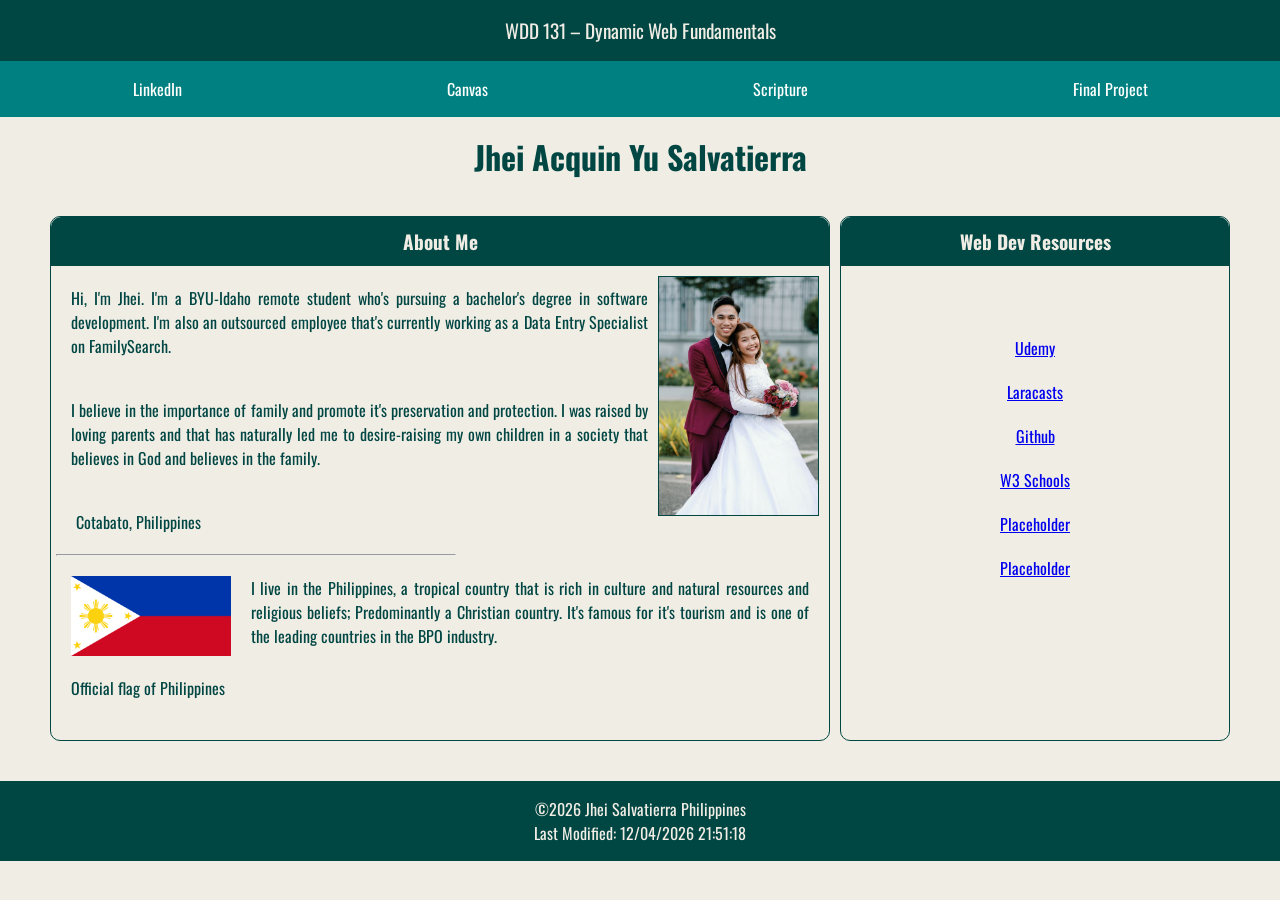
<file: index.html>
<!DOCTYPE html>
<html lang="en">

<head>
    <meta charset="UTF-8">
    <meta name="viewport" content="width=device-width, initial-scale=1.0">
    <title>WDD 131 – Dynamic Web Fundamentals – Jhei Salvatierra</title>
    <meta name="author" content="Jhei Salvatierra" />
    <meta name="description" content="Home page of Jhei Salvatierra - WDD 131: Dynamic Web Fundamentals.">
    <link rel="stylesheet" href="styles/base.css">
    <script defer src="scripts/getdates.js"></script>

    <link rel="preconnect" href="https://fonts.googleapis.com">
    <link rel="preconnect" href="https://fonts.gstatic.com" crossorigin>
    <link href="https://fonts.googleapis.com/css2?family=Oswald:wght@200..700&display=swap" rel="stylesheet">
</head>

<body>
    <header>
        <span id="course-title">
            <p>WDD 131 – Dynamic Web Fundamentals</p>
        </span>
        <nav>
            <ul>
                <li><a href="https://www.linkedin.com/in/jhei-salvatierra/">LinkedIn</a></li>
                <li><a href="https://byupw.instructure.com/">Canvas</a></li>
                <li><a
                        href="https://www.churchofjesuschrist.org/study/scriptures/bofm/mosiah/3?lang=eng&id=p19#p19">Scripture</a>
                </li>
                <li><a href="/project/menu.html">Final Project</a></li>
            </ul>
        </nav>
    </header>
    <main>
        <h1>Jhei Acquin Yu Salvatierra</h1>
        <div class="main-content">
            <section class="card">
                <h2>About Me</h3>
                    <img id="portrait" src="images/profile_500x750.jpg" alt="student-temple-marriage">
                    <p>Hi, I'm Jhei. I'm a BYU-Idaho remote student who's pursuing a bachelor's degree
                        in software development. I'm also an outsourced employee that's currently working as a Data
                        Entry
                        Specialist on FamilySearch.</p>
                    <p>
                        I believe in the importance of family and promote it's preservation and
                        protection. I was raised by loving parents and that has naturally led me to desire-raising my
                        own
                        children in a society that believes in God and believes in the family.
                    </p>
                    <div class="address">
                        <p>Cotabato, Philippines</p>
                        <hr>
                    </div>
                    <div class="flag-div">
                        <img id="flag" src="images/Flag_of_the_Philippines.png" alt="Philippines_flag">
                        <p>Official flag of Philippines</p>
                    </div>
                    <p>
                        I live in the Philippines, a tropical country that is rich in culture and natural resources and
                        religious beliefs; Predominantly a Christian country. It's
                        famous for it's tourism and is one of the leading countries in the BPO industry.
                    </p>
            </section>
            <section class="card">
                <h2>Web Dev Resources</h3>
                    <ul>
                        <li><a href="#">Udemy</a></li>
                        <li><a href="#">Laracasts</a></li>
                        <li><a href="#">Github</a></li>
                        <li><a href="#">W3 Schools</a></li>
                        <li><a href="#">Placeholder</a></li>
                        <li><a href="#">Placeholder</a></li>
                    </ul>
            </section>
        </div>
    </main>
    <footer>
        <p>©<span id="currentyear"></span> Jhei Salvatierra Philippines</p>
        <p id="lastModified"></p>
    </footer>
</body>

</html>
</file>
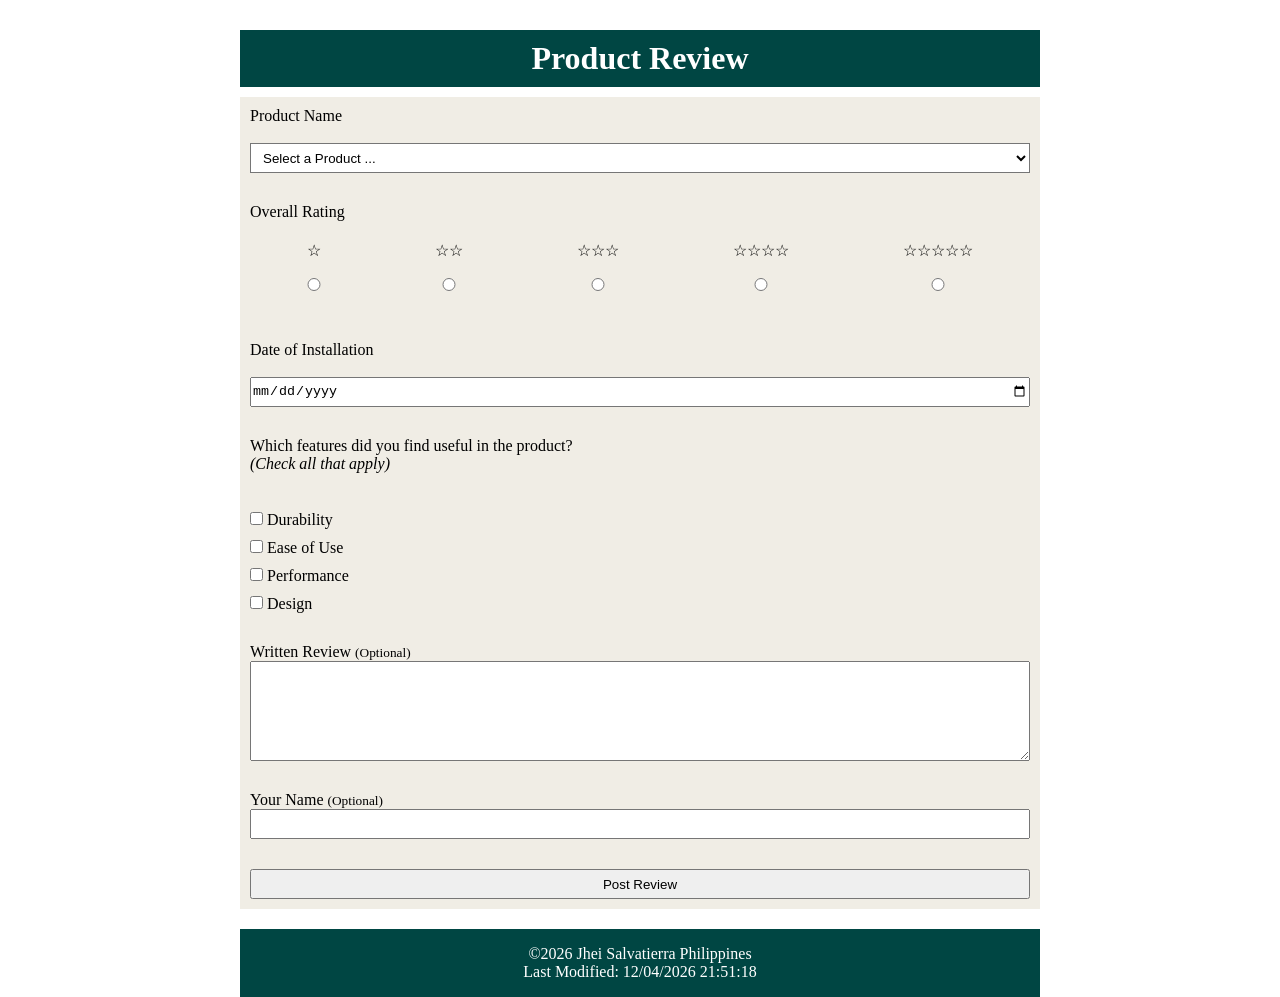
<file: form.html>
<!DOCTYPE html>
<html lang="en">

<head>
    <meta charset="UTF-8">
    <meta name="viewport" content="width=device-width, initial-scale=1.0">
    <meta name="author" content="Jhei Salvatierra">
    <meta name="description"
        content="Submission form sample project for products that include overall rating and written review">
    <script defer src="scripts/form.js"></script>
    <link rel="stylesheet" href="styles/form.css">
    <title>Product Review</title>
</head>

<body>
    <header>
        <h1>Product Review</h1>
    </header>

    <main>
        <form action="review.html" method="get">

            <div>
                <label for="product-name">Product Name</label><br>
                <select id="product-name" name="product-name" required>
                    <option value="" selected disabled>Select a Product ...</option>
                </select>
            </div>

            <div id="rating-grid">
                <p id="rating">Overall Rating</p>

                <div class="rating-stars"><label for="one">☆</label><br>
                    <input type="radio" id="one" name="rating" value="1" required>
                </div>

                <div class="rating-stars"><label for="two">☆☆</label><br>
                    <input type="radio" id="two" name="rating" value="2" required>
                </div>

                <div class="rating-stars"><label for="three">☆☆☆</label><br>
                    <input type="radio" id="three" name="rating" value="3" required>
                </div>

                <div class="rating-stars">
                    <label for="four">☆☆☆☆</label><br>
                    <input type="radio" id="four" name="rating" value="4" required>
                </div>

                <div class="rating-stars"><label for="five">☆☆☆☆☆</label><br>
                    <input type="radio" id="five" name="rating" value="5" required>
                </div>
            </div>

            <div>
                <label for="installation-date">Date of Installation</label><br>
                <input type="date" id="installation-date" name="installation-date">
            </div>

            <div id="features">
                <label>Which features did you find useful in the product?<br>
                    <i>(Check all that apply)</i>
                </label>

                <br>

                <label for="durability"><input type="checkbox" id="durability" name="features" value="durability">
                    Durability</label>

                <label for="easeOfUse"><input type="checkbox" id="easeOfUse" name="features" value="easeOfUse"> Ease of
                    Use</label>

                <label for="performance"><input type="checkbox" id="performance" name="features" value="performance">
                    Performance</label>

                <label for="design"><input type="checkbox" id="design" name="features" value="design"> Design</label>
            </div>

            <div>
                <label for="review-field">Written Review <small>(Optional)</small></label>
                <textarea name="review-field" id="review-field"></textarea>
            </div>

            <div>
                <label for="name-field">Your Name <small>(Optional)</small></label>
                <input type="text" name="name-field" id="name-field">
            </div>

            <div>
                <input id="submit-button" type="submit" value="Post Review">
            </div>

        </form>

    </main>
    <footer>
        <p>©<span id="currentyear"></span> Jhei Salvatierra Philippines</p>
        <p id="lastModified"></p>
    </footer>
</body>


</html>
</file>
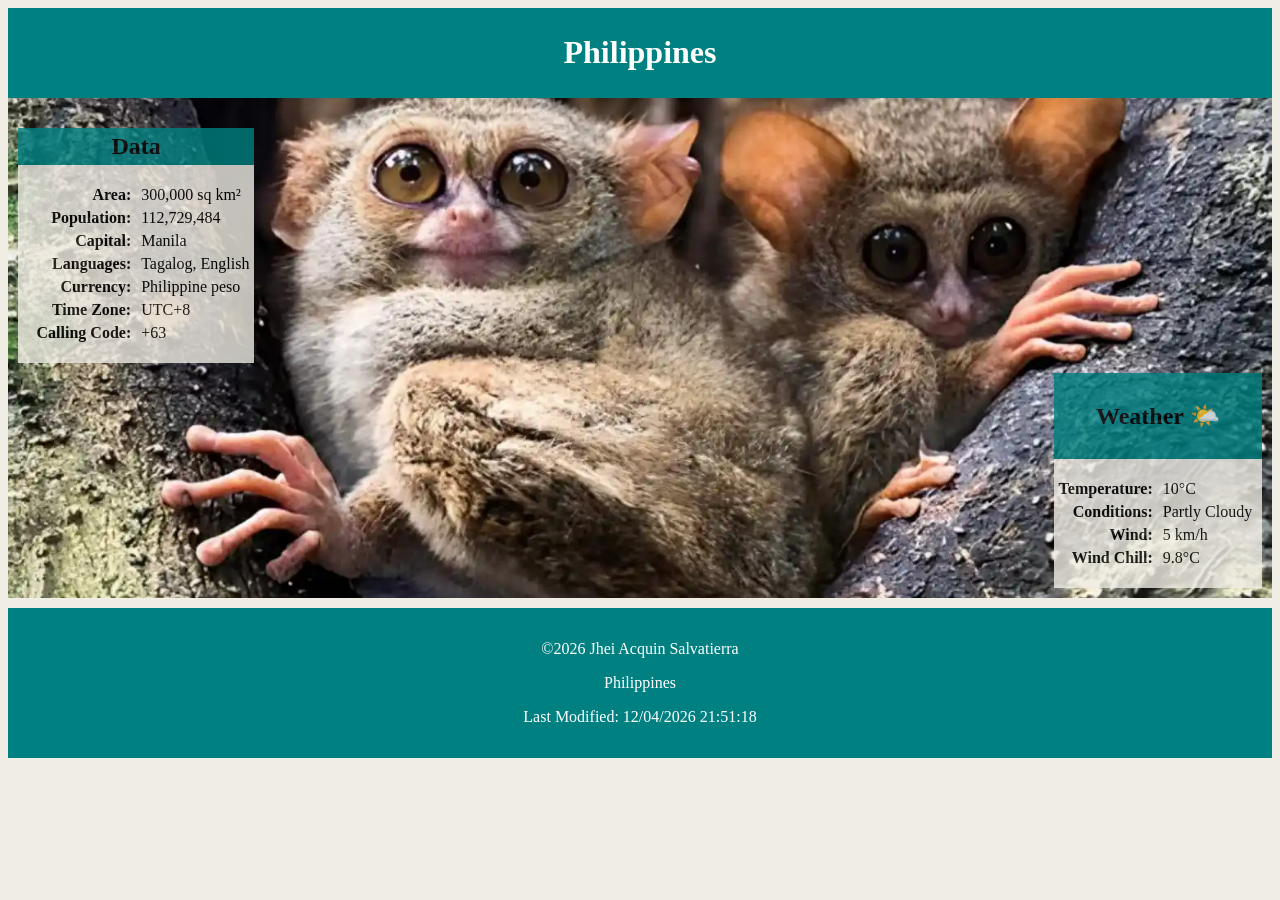
<file: place.html>
<!DOCTYPE html>
<html lang="en">

<head>
    <meta charset="UTF-8">
    <meta name="viewport" content="width=device-width, initial-scale=1.0">
    <title>Country Page</title>
    <meta name="author" content="Jhei Salvatierra" />
    <meta name="description" content="Country page containing population, land mass, and current weather data">
    <link rel="stylesheet" href="styles/place.css">
    <script defer src="scripts/place.js"></script>

    <link rel="preconnect" href="https://fonts.googleapis.com">
    <link rel="preconnect" href="https://fonts.gstatic.com" crossorigin>
    <link href="https://fonts.googleapis.com/css2?family=Oswald:wght@200..700&display=swap" rel="stylesheet">
</head>

<body>
    <header>
        <h1>Philippines</h1>
    </header>
    <main>
        <div class="hero">
            <picture>
                <source srcset="images/tarsier_duo_large.webp" media="(min-width: 1000px)" alt="image of two tarsiers">
                <source srcset="images/tarsier_duo_medium.webp" media="(min-width: 500px)" alt="image of two tarsiers">
                <img src="images/tarsier_small.webp" alt="image of a tarsier" width="360" height="472">
            </picture>
        </div>
        <section id="data">
            <h2>Data</h2>
            <ol class="labels">
                <li>Area:</li>
                <li>Population: </li>
                <li>Capital: </li>
                <li>Languages: </li>
                <li>Currency: </li>
                <li>Time Zone: </li>
                <li>Calling Code: </li>
            </ol>
            <ol class="values">
                <li>300,000 sq km²</li>
                <li>112,729,484</li>
                <li>Manila</li>
                <li>Tagalog, English</li>
                <li>Philippine peso</li>
                <li>UTC+8</li>
                <li>+63</li>
            </ol>
        </section>
        <section id="weather">
            <div>
                <h2>Weather <p id="emoji">🌤️</p>
                </h2>
                <img id="weather-icon" src="images/weather.svg" alt="cloud and sun">
            </div>
            <ol class="labels">
                <li>Temperature:</li>
                <li>Conditions:</li>
                <li>Wind:</li>
                <li>Wind Chill:</li>
            </ol>
            <ol class="values">
                <li>10°C</li>
                <li>Partly Cloudy</li>
                <li>5 km/h</li>
                <li id="wind-chill"></li>
            </ol>
        </section>
    </main>
    <footer>
        <p>©<span id="currentyear"></span> Jhei Acquin Salvatierra</p>
        <p>Philippines</p>
        <p id="lastModified"></p>
    </footer>
</body>

</html>
</file>
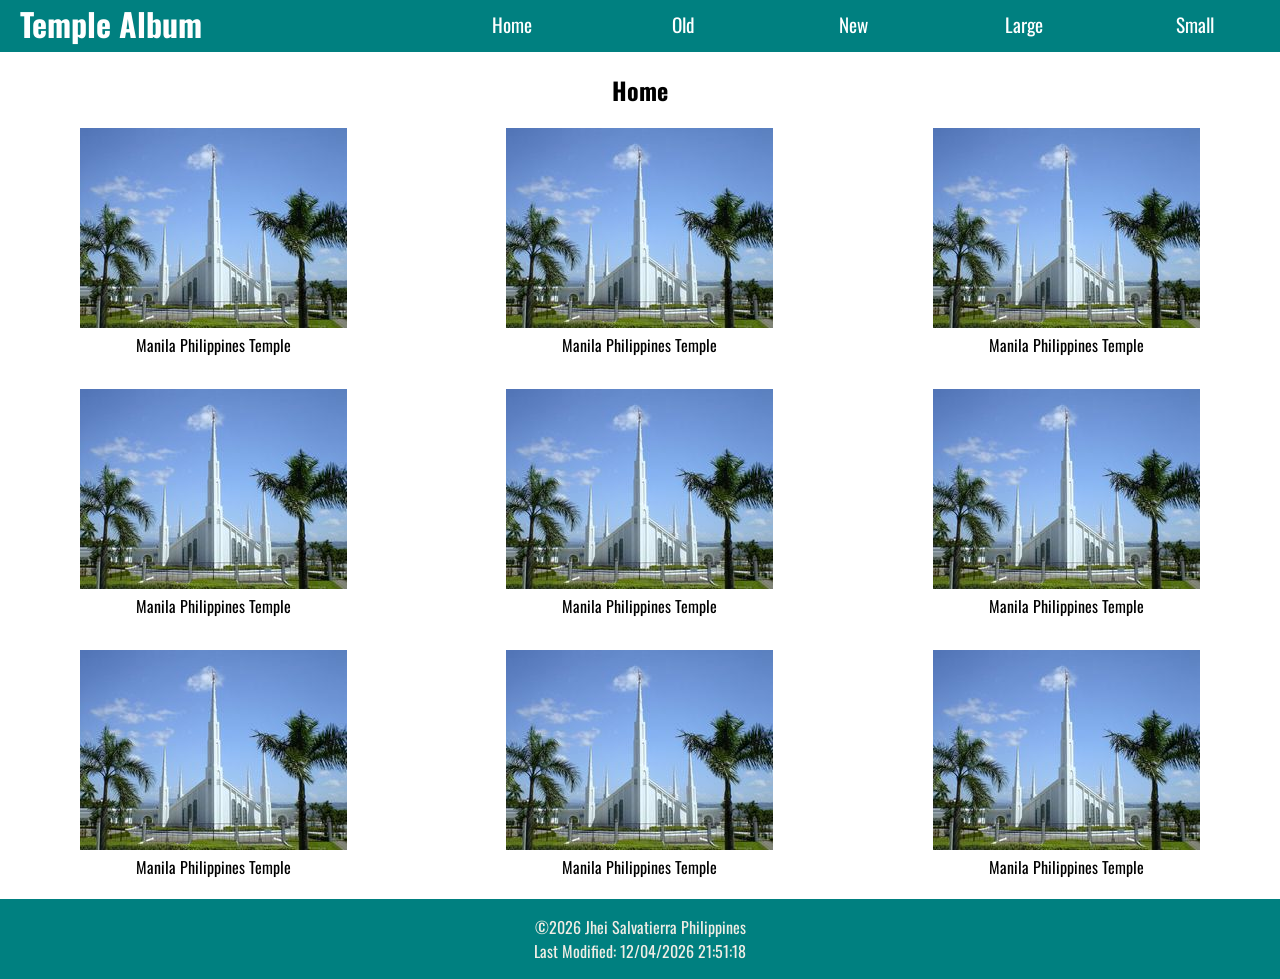
<file: temples.html>
<!DOCTYPE html>
<html lang="en">

<head>
    <meta charset="UTF-8">
    <meta name="viewport" content="width=device-width, initial-scale=1.0">
    <title>Temple Album</title>
    <meta name="description" content="Temple Album with a hamburger menu student practice page">
    <meta name="author" content="Jhei Acquin Yu Salvatierra">
    <link rel="preconnect" href="https://fonts.googleapis.com">
    <link rel="preconnect" href="https://fonts.gstatic.com" crossorigin>
    <link href="https://fonts.googleapis.com/css2?family=Oswald:wght@200..700&display=swap" rel="stylesheet">
    <link rel="stylesheet" href="styles/temples.css">
    <link rel="stylesheet" href="styles/temples-large.css">
    <script defer src="scripts/temples.js"></script>
</head>

<body>
    <header>
        <h1 id="nav-banner">Temple Album</h1>
        <nav>
            <button id="menu"></button>
            <ul>
                <li><a href="#">Home</a></li>
                <li><a href="#">Old</a></li>
                <li><a href="#">New</a></li>
                <li><a href="#">Large</a></li>
                <li><a href="#">Small</a></li>
            </ul>
        </nav>
    </header>
    <main>
        <h2>Home</h2>
        <div class="main-content">
            <figure><img src="images/manila-philippines-temple.jpg" alt="Picture of Manila Philippines Temple">
                <figcaption>Manila Philippines Temple</figcaption>
            </figure>
            <figure><img src="images/manila-philippines-temple.jpg" alt="Picture of Manila Philippines Temple">
                <figcaption>Manila Philippines Temple</figcaption>
            </figure>
            <figure><img src="images/manila-philippines-temple.jpg" alt="Picture of Manila Philippines Temple">
                <figcaption>Manila Philippines Temple</figcaption>
            </figure>
            <figure><img src="images/manila-philippines-temple.jpg" alt="Picture of Manila Philippines Temple">
                <figcaption>Manila Philippines Temple</figcaption>
            </figure>
            <figure><img src="images/manila-philippines-temple.jpg" alt="Picture of Manila Philippines Temple">
                <figcaption>Manila Philippines Temple</figcaption>
            </figure>
            <figure><img src="images/manila-philippines-temple.jpg" alt="Picture of Manila Philippines Temple">
                <figcaption>Manila Philippines Temple</figcaption>
            </figure>
            <figure><img src="images/manila-philippines-temple.jpg" alt="Picture of Manila Philippines Temple">
                <figcaption>Manila Philippines Temple</figcaption>
            </figure>
            <figure><img src="images/manila-philippines-temple.jpg" alt="Picture of Manila Philippines Temple">
                <figcaption>Manila Philippines Temple</figcaption>
            </figure>
            <figure><img src="images/manila-philippines-temple.jpg" alt="Picture of Manila Philippines Temple">
                <figcaption>Manila Philippines Temple</figcaption>
            </figure>
        </div>
    </main>
    <footer>
        <p>©<span id="currentyear"></span> Jhei Salvatierra Philippines</p>
        <p id="lastModified"></p>
    </footer>
</body>

</html>
</file>
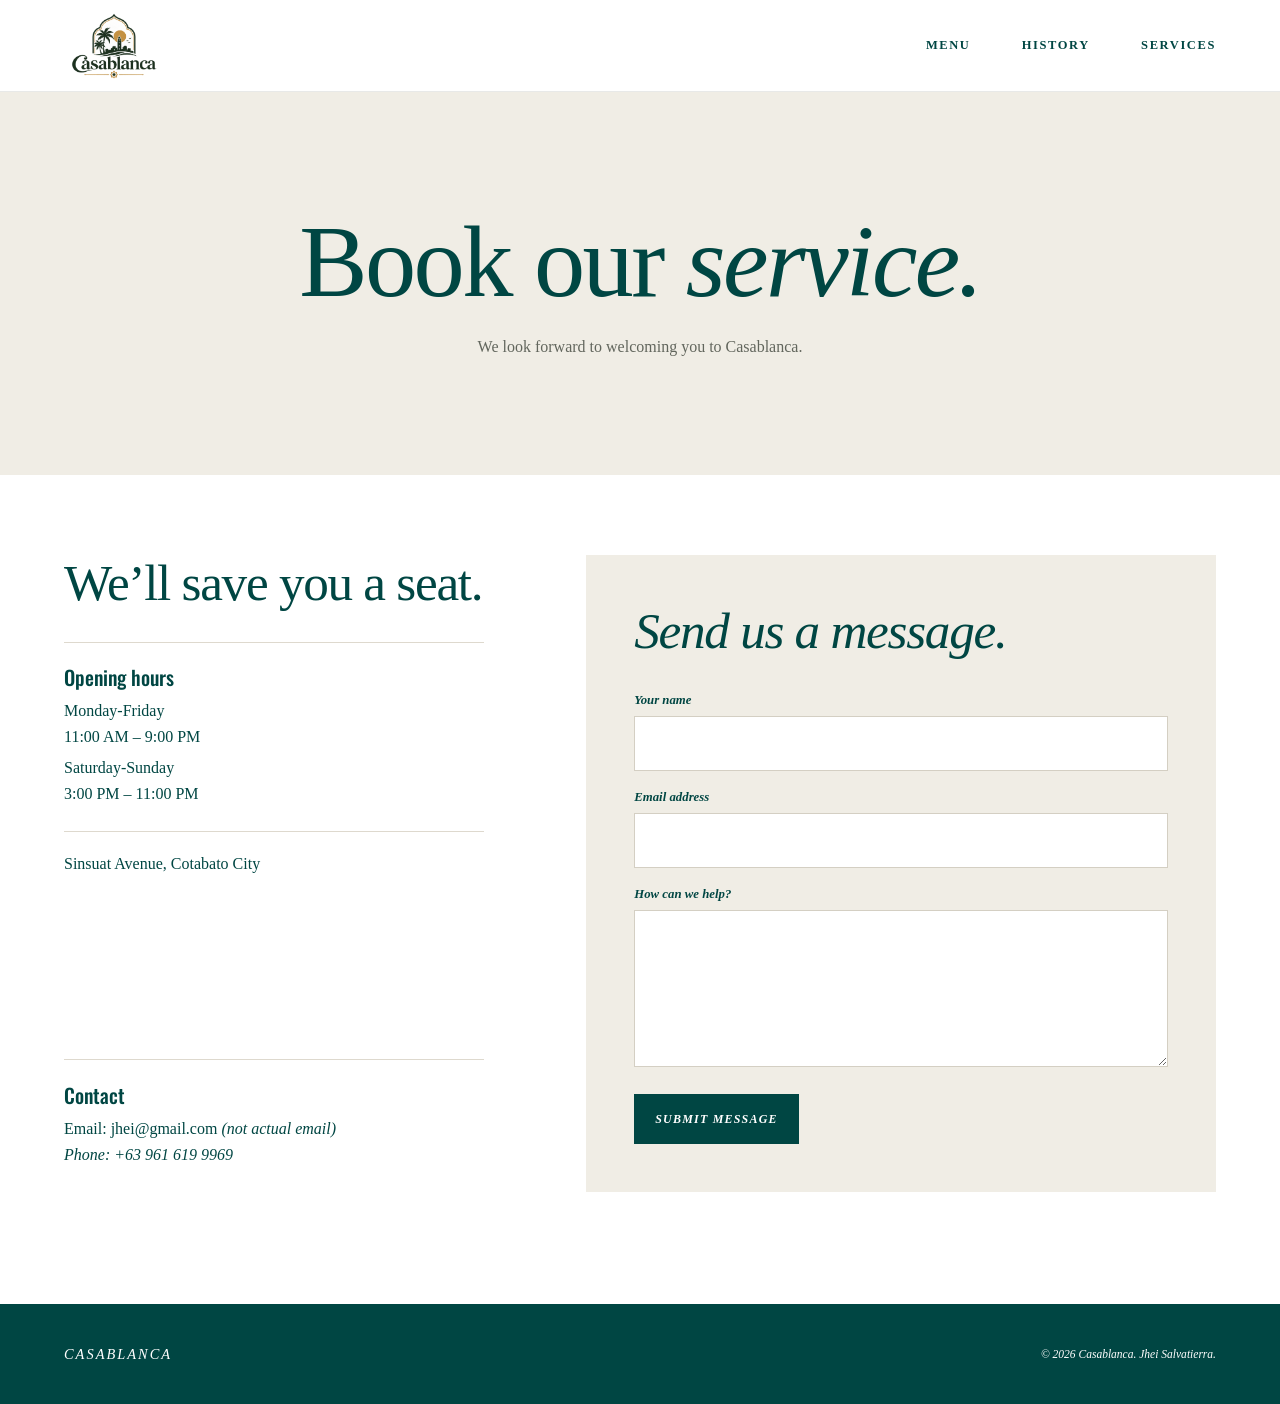
<file: project/services.html>
<!DOCTYPE html>
<html lang="en">

<head>
  <meta charset="UTF-8">
  <meta name="viewport" content="width=device-width, initial-scale=1.0">
  <meta name="description" content="Services offered by our restaurant. Ways to connect, communicate and find us.">
  <meta name="author" content="Jhei Salvatierra">
  <title>Casablanca | Services</title>
  <link rel="preconnect" href="https://fonts.googleapis.com">
  <link rel="preconnect" href="https://fonts.gstatic.com">
  <link href="https://fonts.googleapis.com/css2?family=Oswald:wght@200..700&display=swap" rel="stylesheet">
  <link rel="stylesheet" href="styles/restaurant.css">
  <script defer src="scripts/restaurant.js"></script>
</head>

<body>
  <header class="site-header">
    <a href="index.html"><img src="images/logo.webp" alt="restaurant trademark logo" width="100""></a>
      <button class=" nav-toggle" type="button">
      <span class="sr-only">Toggle navigation</span><span></span><span></span><span></span>
      </button>
      <nav id="main-nav" class="main-nav" aria-label="Main navigation">
        <a href="menu.html">Menu</a>
        <a href="history.html">History</a>
        <a href="services.html">Services</a>
      </nav>
  </header>
  <main>
    <section class="page-intro">
      <h1>Book our <em>service.</em></h1>
      <p>We look forward to welcoming you to Casablanca.</p>
    </section>
    <section class="service-layout section-wrap">
      <div class="service-details">
        <h2>We’ll save you a seat.</h2>
        <div class="detail-block">
          <h3>Opening hours</h3>
          <p>Monday-Friday<br>11:00 AM – 9:00 PM</p>
          <p>Saturday-Sunday<br>3:00 PM – 11:00 PM</p>
        </div>
        <div class="detail-block">
          <p>Sinsuat Avenue, Cotabato City</p>

          <iframe defer
            src="https://www.google.com/maps/embed?pb=!1m18!1m12!1m3!1d63333.18433441114!2d124.19653767391051!3d7.203824799475245!2m3!1f0!2f0!3f0!3m2!1i1024!2i768!4f13.1!3m3!1m2!1s0x32563bd81285f9a9%3A0xf13432b9d1b94753!2sCotabato%20City%2C%20Maguindanao%20del%20Norte!5e0!3m2!1sen!2sph!4v1791968838909!5m2!1sen!2sph"
            width="300" height="auto" style="border:0;" allowfullscreen="" loading="lazy"
            referrerpolicy="strict-origin-when-cross-origin"></iframe>
        </div>
        <div class="detail-block">
          <h3>Contact</h3>
          <p>Email: jhei@gmail.com <i>(not actual email)</><br>Phone: +63 961 619 9969</p>
        </div>
      </div>
      <form class="contact-form" id="contact-form">
        <h2>Send us a message.</h2>
        <label for="guest-name">Your name</label>
        <input id="guest-name" name="name" autocomplete="name" required>
        <label for="guest-email">Email address</label>
        <input id="guest-email" name="email" type="email" autocomplete="email" required>
        <label for="guest-message">How can we help?</label>
        <textarea id="guest-message" name="message" rows="5" required></textarea>
        <button class="button button-dark" type="submit">Submit message</span></button>
      </form>
    </section>
  </main>
  <footer class="site-footer">
    <a class="brand brand-footer" href="index.html"><span>CASABLANCA</span></a>
    <small>© <span id="currentyear"></span> Casablanca. Jhei Salvatierra.</small>
  </footer>
</body>

</html>
</file>
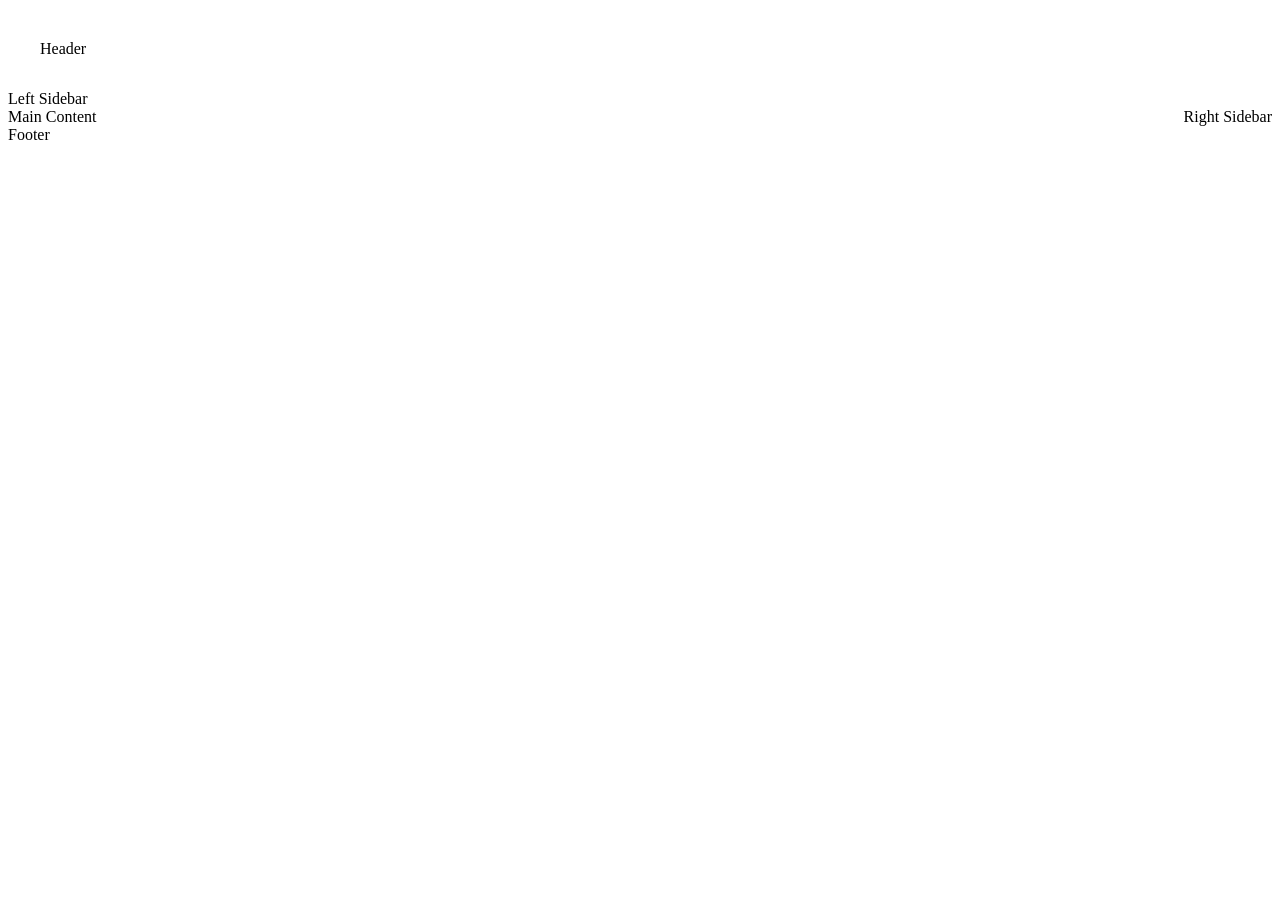
<file: week01/basic-layout.html>
<!DOCTYPE html>
<html lang="en">

<head>
    <link rel="stylesheet" href="/week01/styles/layout.css">
    <meta charset="UTF-8">
    <meta name="viewport" content="width=device-width, initial-scale=1.0">
    <title>Document</title>
    <header>Header</header>
    <nav></nav>
</head>

<body>
    <div id="left-bar">Left Sidebar</div>
    <main>Main Content</main>
    <div id="right-bar">Right Sidebar</div>
    <footer>Footer</footer>
</body>

</html>
</file>
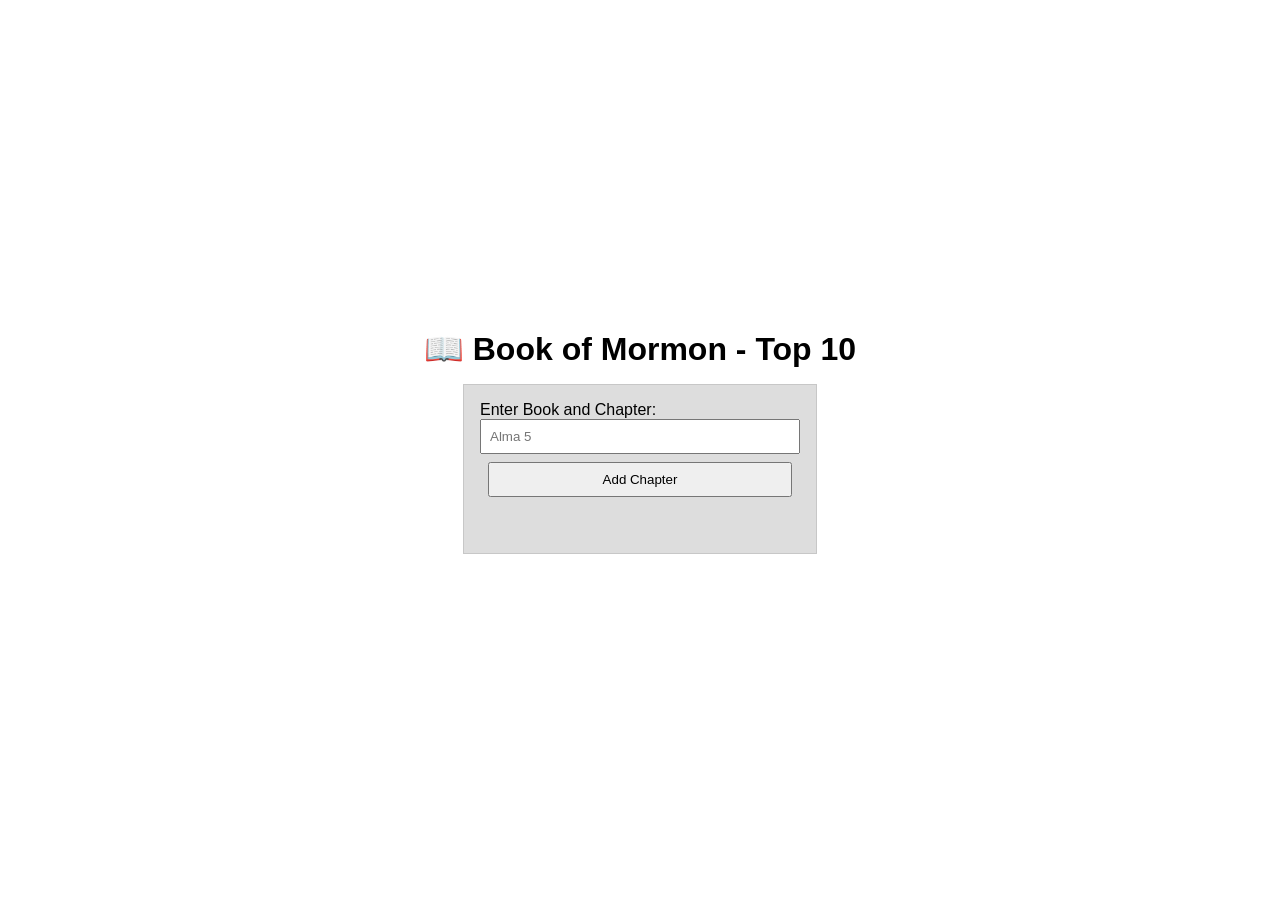
<file: week02/bom.html>
<!DOCTYPE html>
<html lang="en">

<head>
    <meta charset="UTF-8">
    <meta name="viewport" content="width=device-width, initial-scale=1.0">
    <title>DOM Practice Page</title>
    <meta name="description" content="Book of Mormon DOM practice page.">
    <meta name="author" content="Jhei Acquin Yu Salvatierra">
    <link rel="stylesheet" href="styles/bom-css.css">
    <script defer src="scripts/bom-script.js"></script>
</head>

<body>
    <h1>📖 Book of Mormon - Top 10</h1>
    <main>
        <label for="favchap">Enter Book and Chapter: </label>
        <input type="text" id="favchap" placeholder="Alma 5">
        <button type="submit">Add Chapter</button>
        <ul id="list"></ul>
    </main>
</body>

</html>
</file>
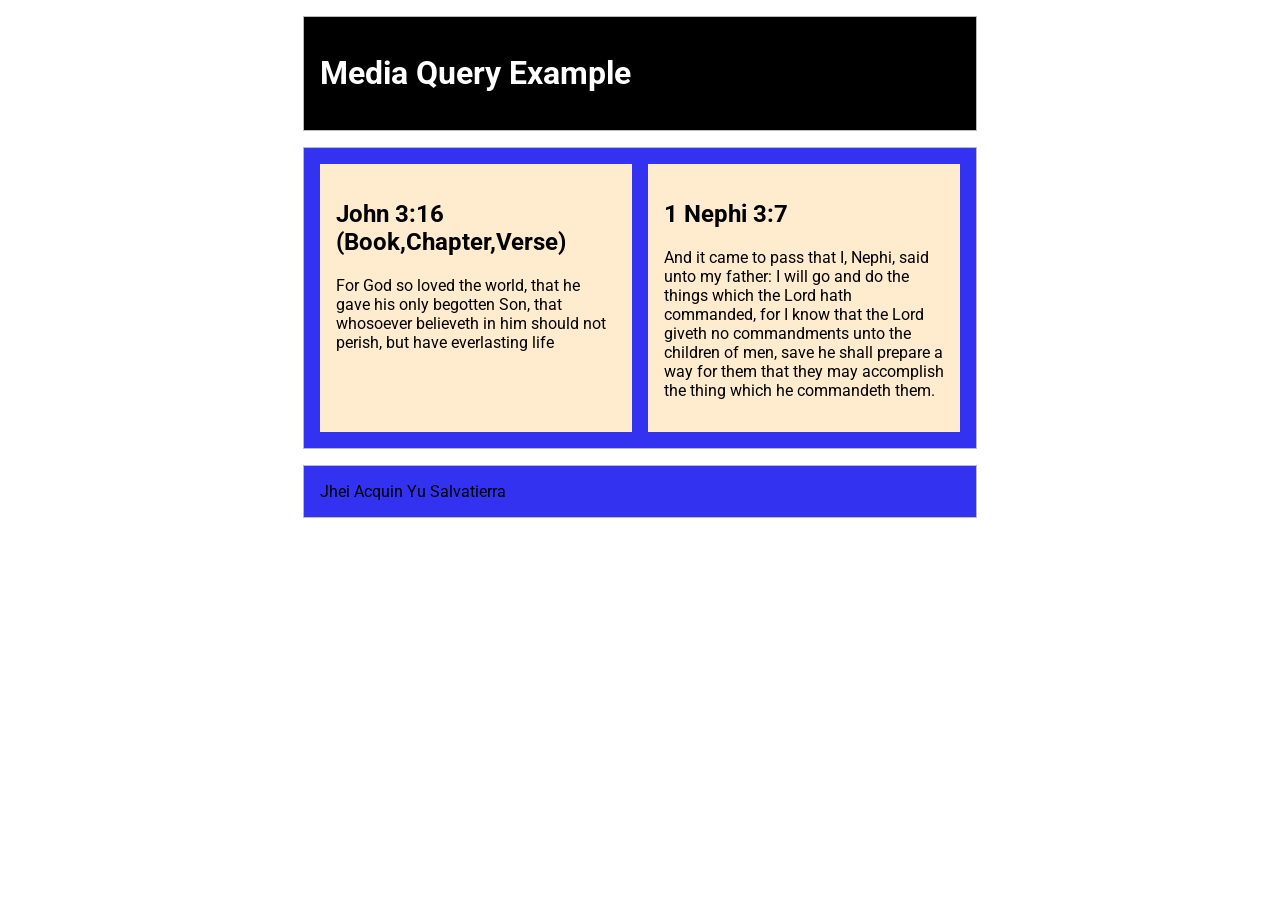
<file: week02/media-query.html>
<!DOCTYPE html>
<html lang="en">

<head>
    <meta charset="UTF-8">
    <meta name="viewport" content="width=device-width, initial-scale=1.0">
    <title>Media Query Example</title>
    <meta name="description" content="Media Query learning practice page.">
    <meta name="author" content="Jhei Acquin Yu Salvatierra">
    <link rel="preconnect" href="https://fonts.googleapis.com">
    <link rel="preconnect" href="https://fonts.gstatic.com" crossorigin>
    <link
        href="https://fonts.googleapis.com/css2?family=Oswald:wght@200..700&family=Roboto:ital,wght@0,100..900;1,100..900&display=swap"
        rel="stylesheet">
    <link rel="stylesheet" href="styles/media-query.css">
    <link rel="stylesheet" href="styles/media-query-large.css">
</head>

<body>
    <header>
        <h1>Media Query Example</h1>
    </header>
    <main>
        <section>
            <h2>John 3:16 (Book,Chapter,Verse)</h2>
            <p>For God so loved the world, that he gave his only begotten Son, that whosoever believeth in him should
                not perish,
                but have everlasting life</p>
        </section>
        <section>
            <h2>1 Nephi 3:7</h2>
            <p>And it came to pass that I, Nephi, said unto my father: I will go and do the things which the Lord hath
                commanded, for I
                know that the Lord giveth no commandments unto the children of men, save he shall prepare a way for them
                that they may
                accomplish the thing which he commandeth them.</p>
        </section>
    </main>
    <footer>Jhei Acquin Yu Salvatierra</footer>
</body>

</html>
</file>
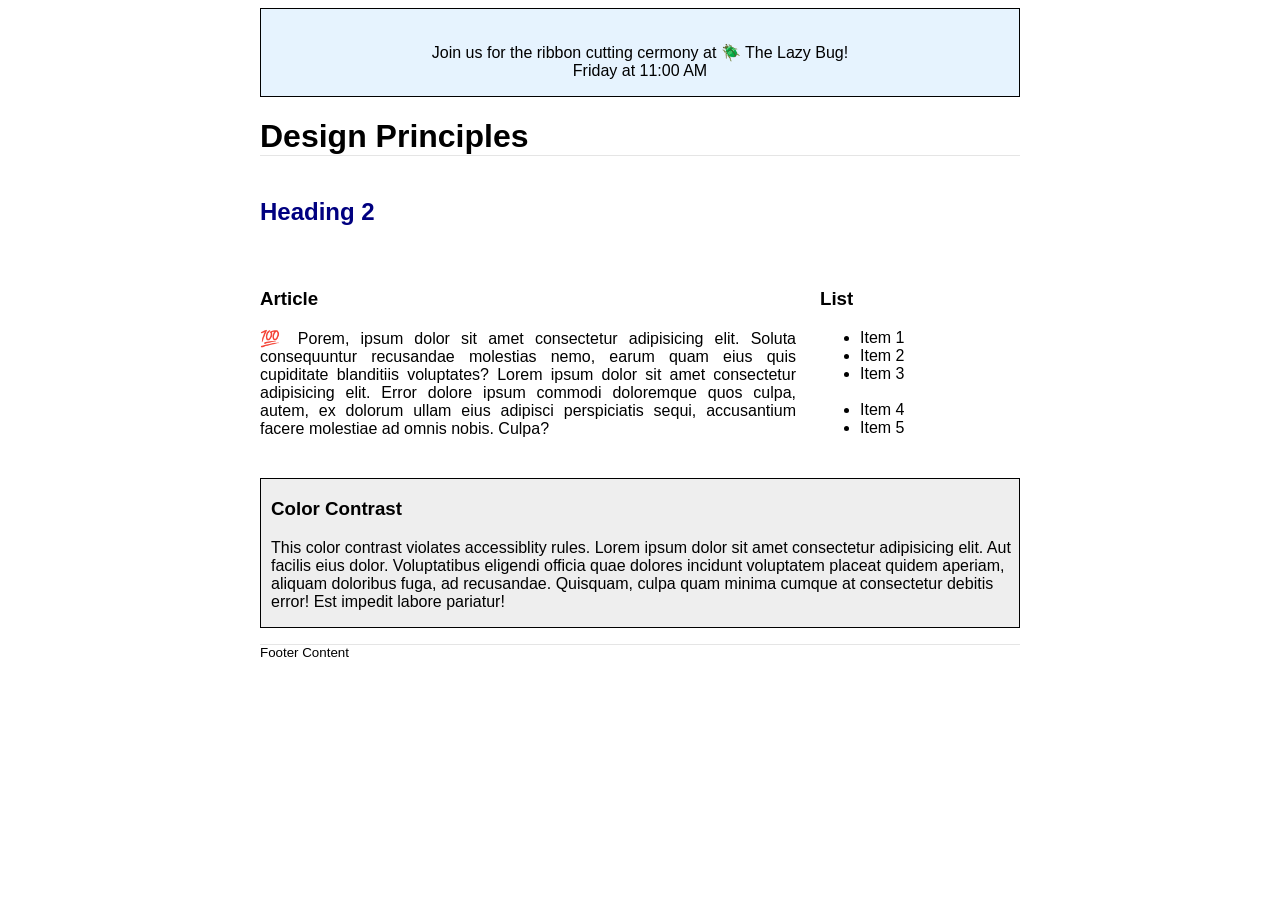
<file: week03/design.html>
<!DOCTYPE html>
<html lang="en">

<head>
    <meta charset="UTF-8">
    <meta name="viewport" content="width=device-width, initial-scale=1.0">
    <title>Design Activity</title>
    <link rel="stylesheet" href="styles/design.css">
</head>

<body>
    <header>
        <div class="banner" behavior="alternate" direction="right"><br>Join us for the ribbon cutting cermony at 🪲 The Lazy
            Bug!<br>Friday at 11:00 AM</div>
        <h1>Design Principles</h1>
    </header>
    <main>
        <h2>Heading 2</h2>
        <section>
            <h3>Article</h3>
            <article>
                <p>💯 Porem, ipsum dolor sit amet consectetur adipisicing elit. Soluta consequuntur recusandae molestias
                    nemo, earum quam eius quis cupiditate blanditiis voluptates? Lorem ipsum dolor sit amet consectetur
                    adipisicing elit. Error dolore ipsum commodi doloremque quos culpa, autem, ex dolorum ullam eius
                    adipisci perspiciatis sequi, accusantium facere molestiae ad omnis nobis. Culpa?</p>
            </article>
        </section>
        <section>
            <h3>List</h3>
            <ul>
                <li>Item 1</li>
                <li>Item 2</li>
                <li>Item 3<br><br></li>
                <li>Item 4</li>
                <li>Item 5</li>
            </ul>
        </section>
        <div class="callout">
            <h3>Color Contrast</h3>
            <p>This color contrast violates accessiblity rules. Lorem ipsum dolor sit amet consectetur adipisicing elit.
                Aut
                facilis eius dolor. Voluptatibus eligendi officia quae dolores incidunt voluptatem placeat quidem
                aperiam,
                aliquam doloribus fuga, ad recusandae. Quisquam, culpa quam minima cumque at consectetur debitis error!
                Est
                impedit labore pariatur!</p>
        </div>
    </main>
    <footer>
        Footer Content
    </footer>
</body>

</html>
</file>
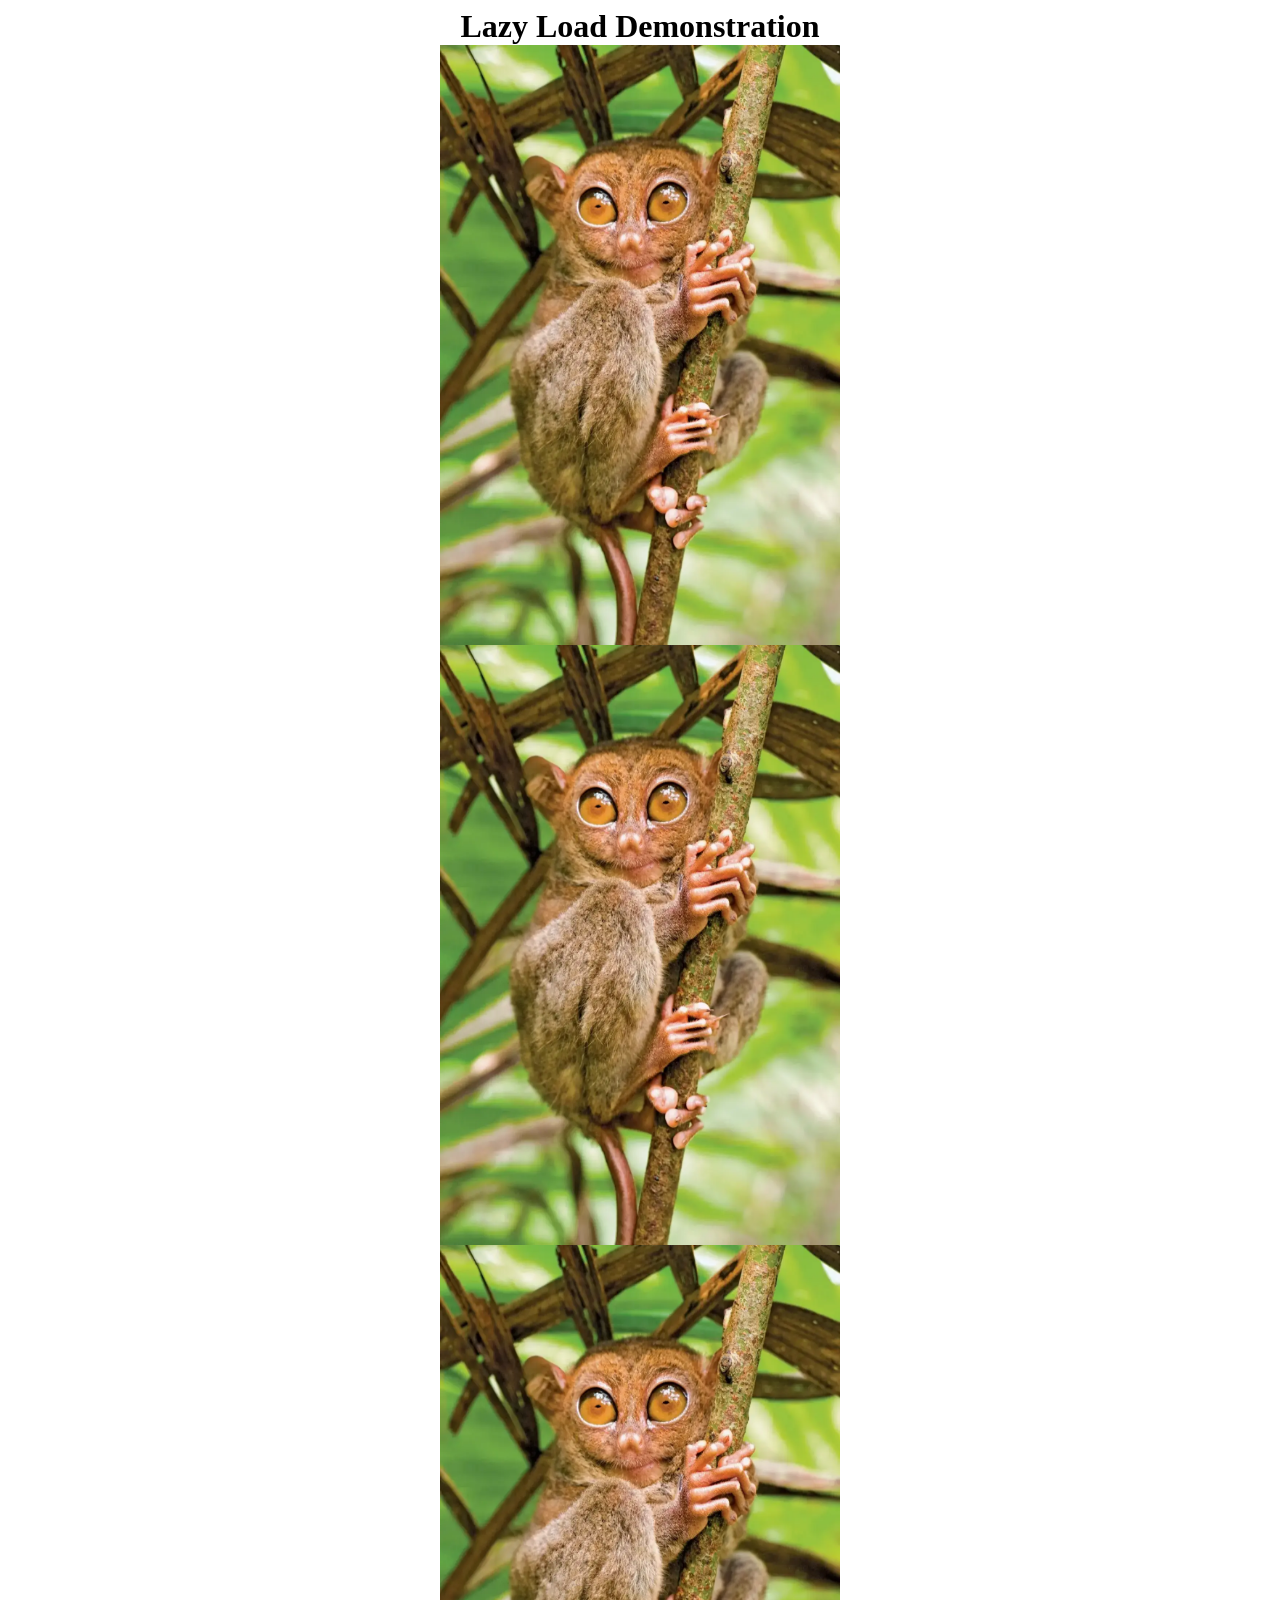
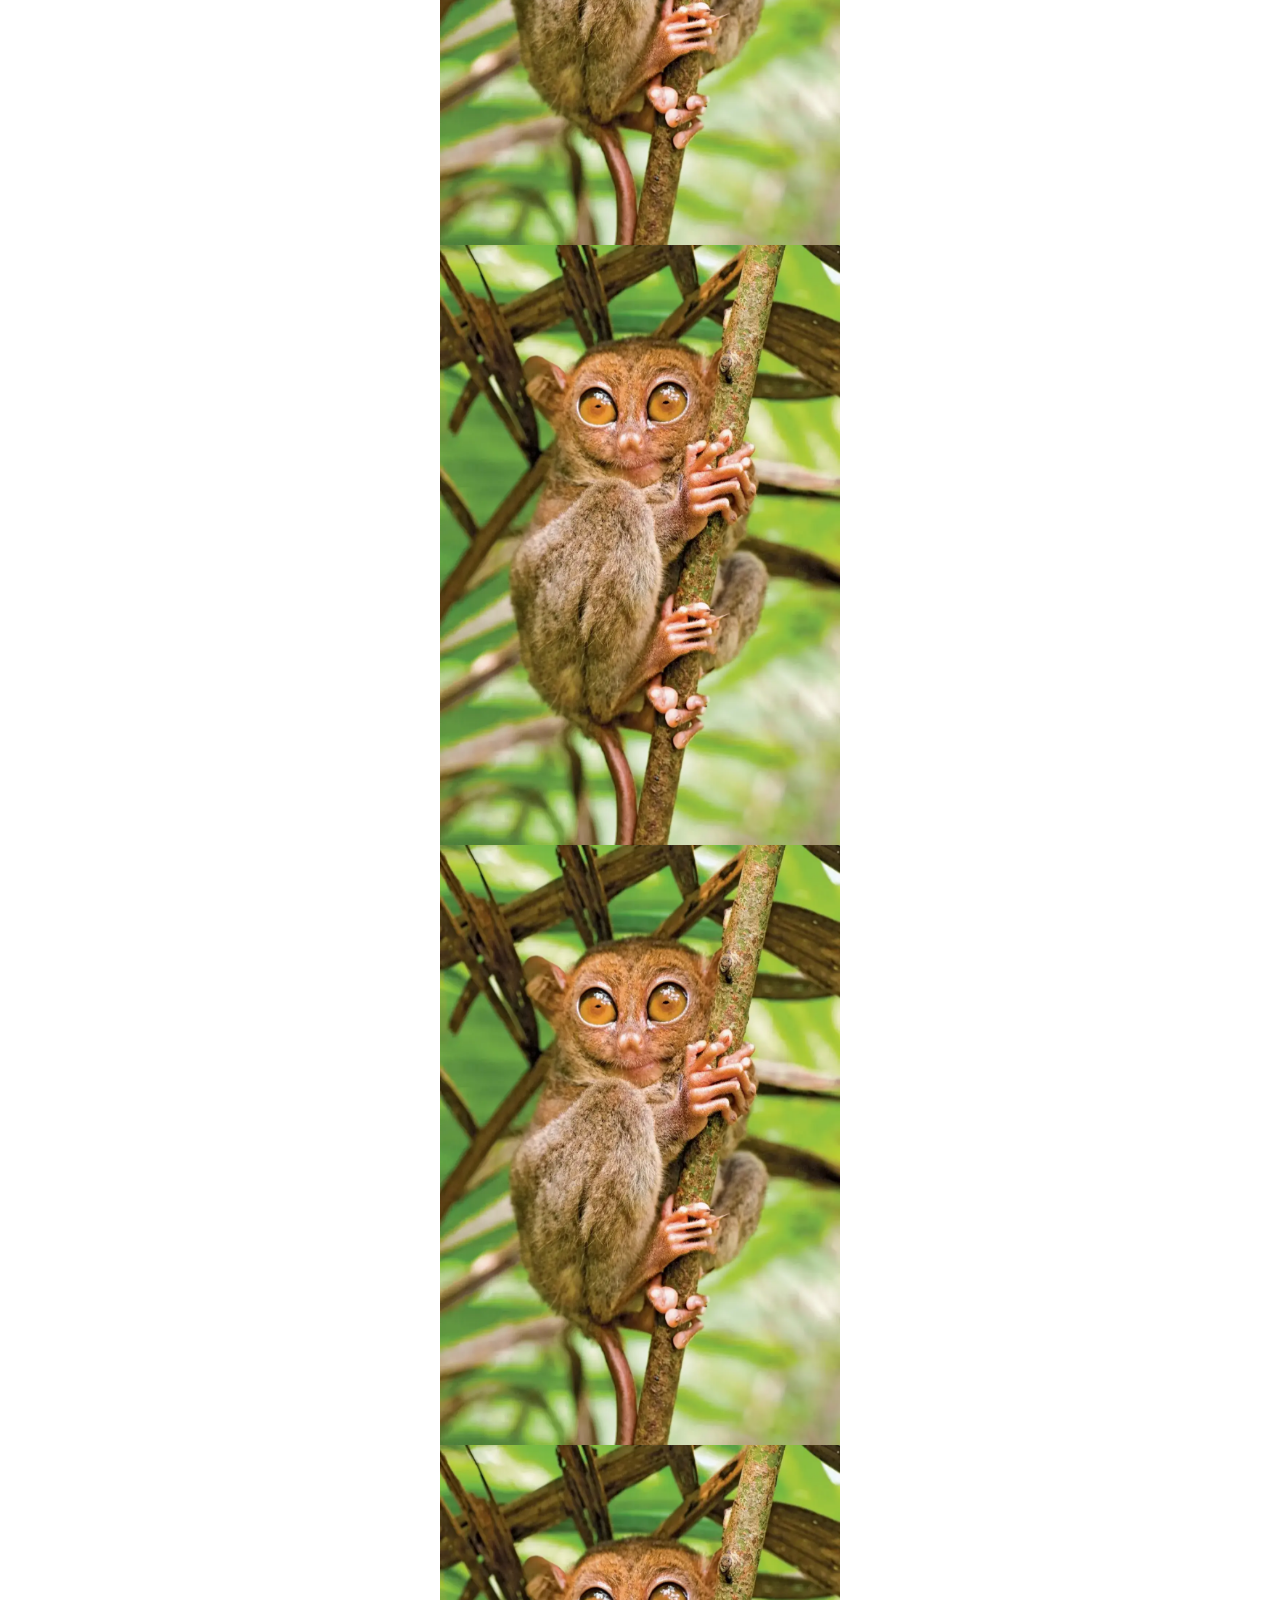
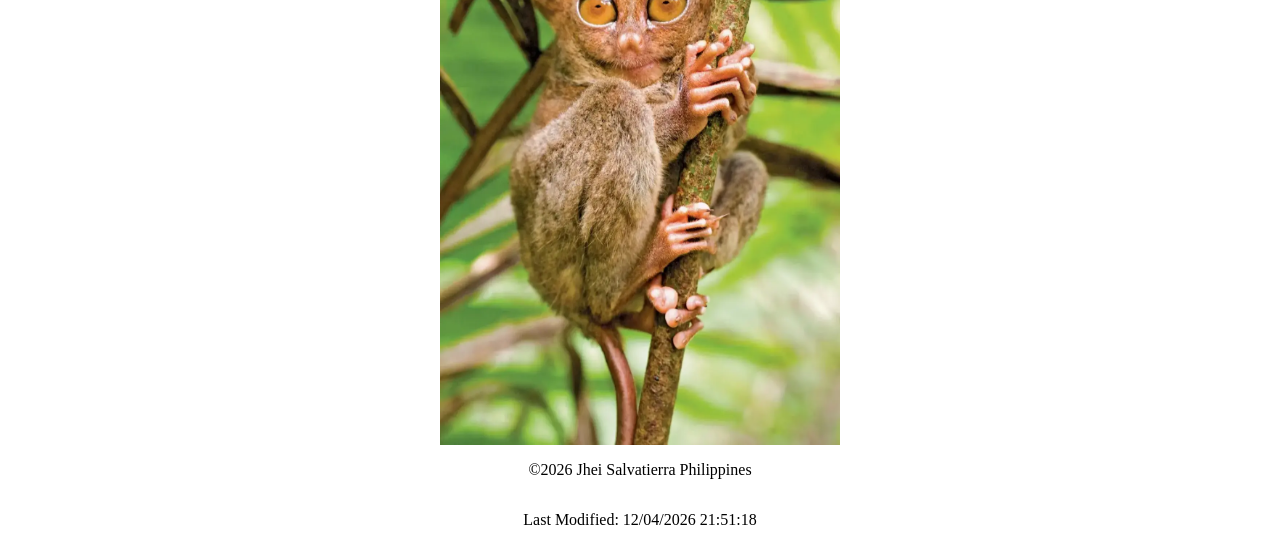
<file: week04/lazyload.html>
<!DOCTYPE html>
<html lang="en">

<head>
    <meta charset="UTF-8">
    <meta name="viewport" content="width=device-width, initial-scale=1.0">
    <title>Lazyload Example</title>
    <script defer src="scripts/lazyload.js"></script>
    <link rel="stylesheet" href="styles/lazyload.css">
</head>

<body>
    <!-- I relealize that I'm using the same image for every tag here. that's why lazyloading doesn't work here. -->
    <main>
        <h1>Lazy Load Demonstration</h1>
        <img src="/images/tarsier_small.webp" alt="image of tarsier" loading="lazy">
        <img src="/images/tarsier_small.webp" alt="image of tarsier" loading="lazy">
        <img src="/images/tarsier_small.webp" alt="image of tarsier" loading="lazy">
        <img src="/images/tarsier_small.webp" alt="image of tarsier" loading="lazy">
        <img src="/images/tarsier_small.webp" alt="image of tarsier" loading="lazy">
        <img src="/images/tarsier_small.webp" alt="image of tarsier" loading="lazy">
    </main>
</body>
<footer>
    <p>©<span id="currentyear"></span> Jhei Salvatierra Philippines</p>
    <p id="lastModified"></p>
</footer>

</html>
</file>
<file: styles/base.css>
:root {
    --dark-color: #004643;
    --primary-color: #008080;
    --white-color: #FFFFFF;
    --accent-color: #F0EDE5;
    --default-font: "Oswald", sans-serif;
}

* {
    margin: 0;
    padding: 0;
    box-sizing: border-box;
}

header,
main,
footer {
    margin: 0;
    border: 0;
}

body {
    font-family: var(--default-font);
    background-color: var(--accent-color);
}

#course-title {
    font-size: larger;
    color: var(--accent-color);
    background-color: var(--dark-color);
    padding: 1rem;
    display: block;
    text-align: center;
}

nav a:hover {
    text-decoration: underline;
}

nav {
    background-color: var(--primary-color);

}

nav ul {
    list-style-type: none;
}

nav a {
    display: block;
    color: #fff;
    text-align: center;
    padding: 1rem;
    text-decoration: none;
}


nav ul {
    display: flex;
    flex-wrap: wrap;
}

nav ul li {
    flex: 1 0 auto;
}

.main-content {
    display: flex;
}



main h1 {
    text-align: center;
    padding: 1rem;
    color: var(--dark-color);
}

/* about me section */
#portrait {
    background-color: var(--dark-color);
}

.main-content {
    display: grid;
    grid-template-columns: 2fr 1fr;
    grid-gap: 10px;
    padding: 0 50px;
}

.card {
    border-radius: 10px;
    margin: 20px 0px;
    text-align: center;
    border: 1px solid var(--dark-color);
}

h2 {
    font-size: larger;
    border-radius: 10px 10px 0 0;
    padding: 10px;
    background-color: var(--dark-color);
    color: var(--accent-color);
}

.card ul {
    list-style-type: none;
    padding: 60px;
}

.card li {
    color: var(--accent-color);
    padding: 10px;
}

.card p {
    color: var(--dark-color);
    text-align: justify;
    padding: 20px 20px;
}

#portrait {
    display: block;
    float: right;
    margin: 10px 10px;
    border: 1px solid var(--dark-color);
    height: 240px;
}

.address {
    font-size: medium;
    margin-left: 5px;
    align-items: center;
    max-width: 400px;
}

hr {
    padding-left: auto;
}

#flag {
    width: 160px;
    float: left;
    margin-left: 10px;
    margin: 20px 20px;
}

.flag-div {
    float: left;
    margin-bottom: 20px;
}

footer {
    background-color: var(--dark-color);
    color: var(--accent-color);
    margin-top: 20px;
    padding: 1rem;
    text-align: center;
}
</file>
<file: styles/form.css>
:root {
    --dark-color: #004643;
    --primary-color: #008080;
    --white-color: #FFFFFF;
    --accent-color: #F0EDE5;
    --default-font: "Oswald", sans-serif;
}

* {
    margin: 0;
    padding: 0;
    box-sizing: border-box;
}

header,
main,
footer {
    border: 0;
    width: 500px;
    margin: 0 auto;
    background-color: var(--accent-color)
}

main div {
    display: flex;
    padding: 10px;
    margin: 10px 0;
}

div {
    flex-direction: column;
}

#rating-grid {
    display: grid;
    grid-template-columns: auto auto auto auto auto;
}

#rating {
    grid-column: 1/6;
}

.rating-stars {
    text-align: center;
}

h1 {
    border: 0;
    width: 500px;
    margin: 0 auto;
    text-align: center;
    margin-top: 30px;
    padding: 10px 0 10px 0;
    color: var(--white-color);
    background-color: var(--dark-color);
}

footer {
    background-color: var(--dark-color);
    color: var(--white-color);
    margin-top: 20px;
    padding: 1rem;
    text-align: center;
}

#features {
    row-gap: 10px;
}

#review-field {
    height: 100px;
}

#name-field,
#installation-date {
    height: 30px;
}

#product-name {
    background-color: var(--white-color);
    height: 30px;
}

select {
    padding-left: 8px;
}

#submit-button {
    height: 30px;
}

@media only screen and (min-width: 800px) {

    header,
    main,
    footer {
        border: 0;
        width: 800px;
        margin: 0 auto;
        background-color: var(--accent-color)
    }

    main div {
        display: flex;
        padding: 10px;
        margin: 10px 0;
    }

    div {
        flex-direction: column;
    }

    #rating-grid {
        display: grid;
        grid-template-columns: auto auto auto auto auto;
    }

    #rating {
        grid-column: 1/6;
    }

    .rating-stars {
        text-align: center;
    }

    h1 {
        border: 0;
        width: 800px;
        margin: 0 auto;
        text-align: center;
        margin-top: 30px;
        padding: 10px 0 10px 0;
        color: var(--white-color);
        background-color: var(--dark-color);
    }

    footer {
        background-color: var(--dark-color);
        color: var(--white-color);
        margin-top: 20px;
        padding: 1rem;
        text-align: center;
    }

    #features {
        row-gap: 10px;
    }

    #review-field {
        height: 100px;
    }

    #name-field,
    #installation-date {
        height: 30px;
    }

    #product-name {
        background-color: var(--white-color);
        height: 30px;
    }

    select {
        padding-left: 8px;
    }

    #submit-button {
        height: 30px;
    }
}
</file>
<file: styles/place.css>
:root {
    --dark-color: #004643;
    --primary-color: #008080;
    --white-color: #FFFFFF;
    --accent-color: #F0EDE5;
    --default-font: "Oswald", sans-serif;
}

html {
    background-color: var(--accent-color);
}

header,
main,
footer {
    margin: 0;
    padding: 0;
}

header {
    text-align: center;
    padding: 5px;
    background-color: var(--primary-color);
}

h1 {
    color: var(--white-color);
}

.hero img {
    width: 100%;
    height: 100%;
    object-fit: contain;
}

section {
    background-color: var(--white-color);
    text-align: center;
    display: grid;
    grid-template-columns: 1fr 1fr;
}

ol {
    list-style: none;
}

h2 {
    grid-column: 1/3;
}

#wind-chill::after {
    content: '°C';
}

#weather-icon {
    width: 20%;
    height: auto;
    grid-column: 2/3;
}

#weather div {
    grid-column: 1/3;
}

#weather {
    border-top: 1px solid var(--accent-color);
}

#emoji {
    display: none;
}

.labels {
    padding: 0;
    font-weight: bold;
    text-align: right;
}

.values {
    padding: 0;
    text-align: left;
}

li {
    margin: 5px;
}

footer {
    background-color: var(--primary-color);
    color: var(--white-color);
    padding: 1rem;
    text-align: center;
}

@media only screen and (min-width: 700px) {
    main {
        position: relative;
    }

    section {
        opacity: 80%;
    }

    #data {
        position: absolute;
        background-color: var(--accent-color);
        top: 30px;
        left: 10px;
    }

    #weather {
        position: absolute;
        background-color: var(--accent-color);
        border: none;
        bottom: 10px;
        right: 10px;
    }

    .hero {
        width: auto;
        height: 500px;
    }

    h2 {
        background-color: var(--primary-color);
        display: inline-block;
        padding: 5px;
        margin: 0;
    }

    h2 img {
        display: none;
    }

    #emoji {
        display: inline-block;
    }

    #weather div {
        background-color: var(--primary-color);
    }
}

@media only screen and (min-width: 700px) {
    main {
        position: relative;
    }

    section {
        opacity: 80%;
    }

    #data {
        position: absolute;
        background-color: var(--accent-color);
        top: 30px;
        left: 10px;
    }

    #weather {
        position: absolute;
        background-color: var(--accent-color);
        border: none;
        bottom: 10px;
        right: 10px;
    }

    .hero {
        width: auto;
        height: 500px;
    }

    h2 {
        background-color: var(--primary-color);
        display: inline-block;
        padding: 5px;
        margin: 0;
    }

    h2 img {
        display: none;
    }

    #emoji {
        display: inline-block;
    }

    .hero img {
        width: 100%;
        height: 100%;
        object-fit: cover;
    }

    footer {
        margin-top: 10px;
    }

    #weather-icon {
        display: none;
    }
}
</file>
<file: styles/temples.css>
:root {
    --dark-color: #004643;
    --primary-color: #008080;
    --white-color: #FFFFFF;
    --accent-color: #F0EDE5;
    --default-font: "Oswald", sans-serif;
}

* {
    font-family: var(--default-font);
    padding: 0;
    margin: 0;
}

header,
main,
footer {
    padding: 0;
    border: 0;
    margin: 0;
}

#nav-banner {
    display: none;
}

#menu::before {
    content: "≡";
    padding: 15px;
}

nav {
    display: flex;
    flex-direction: column;
    text-align: center;
    color: var(--white-color);
}

nav a {
    text-decoration: none;
    color: var(--white-color);
}

nav li:hover {
    color: var(--white-color);
    background-color: black;
}

ul li {
    padding: 10px 0 10px 0;
    display: none;
    font-size: larger;
}

.show li {
    display: block;
}

#menu.show::before {
    content: "X";
}

h2 {
    text-align: center;
    padding: 20px;
}

header {
    color: var(--white-color);
    background-color: var(--primary-color);
}

.main-content {
    text-align: center;
    display: grid;
    grid-template-columns: 1fr;
    justify-content: center;
    row-gap: 2rem;
}

footer {
    background-color: var(--primary-color);
    color: var(--accent-color);
    margin-top: 20px;
    padding: 1rem;
    text-align: center;
}
</file>
<file: styles/temples-large.css>
@media only screen and (min-width:600px) {
    #nav-banner {
        display: block;
        margin: 0 0 5px 20px;
    }

    #menu {
        display: none;
    }

    .main-content {
        display: grid;
        grid-template-columns: 1fr 1fr;
    }

    @media only screen and (min-width:850px) {
        .main-content {
            display: grid;
            grid-template-columns: 1fr 1fr 1fr;
        }

        header{
            display: grid;
            grid-template-columns: 1fr 2fr;
        }

        ul {
            display: flex;
        }

        ul li {
            display: block;
            /* change state in small view */
            flex: 1 1 100%;
        }
    }
}
</file>
<file: project/styles/restaurant.css>
:root {
    --dark-color: #004643;
    --white-color: #FFFFFF;
    --accent-color: #F0EDE5;
    --gold: #c6a66b;
    --muted: #777a70;
    --line: #ded9ce;
    --default-font: Georgia,
        "Times New Roman",
        serif;
}

* {
    margin: 0;
    padding: 0;
    box-sizing: border-box;
}

header,
main,
footer {
    margin: 0;
    border: 0;
}

body {
    margin: 0;
    background: var(--white-color);
    color: var(--dark-color);
    font-family: var(--default-font);
    line-height: 1.6;
}
.main-nav {
    display: flex;
    align-items: center;
    gap: clamp(1.5rem, 4vw, 3.75rem);
}

.main-nav a {
    padding: .5rem 0;
    text-decoration: none;
    text-transform: uppercase;
    letter-spacing: .13em;
    font-size: .78rem;
    font-weight: 700;
    position: relative;
}

.main-nav a::after {
    content: "";
    position: absolute;
    bottom: 0;
    left: 0;
    width: 100%;
    height: 1px;
    transform: scaleX(0);
    transform-origin: right;
    transition: transform .2s ease;
}

.main-nav a:hover::after,
.main-nav a[aria-current="page"]::after {
    transform: scaleX(1);
    transform-origin: left;
}

.nav-toggle {
    display: none;
    background: transparent;
    border: 0;
    padding: .5rem;
}

.nav-toggle span:not(.sr-only) {
    display: block;
    width: 24px;
    height: 2px;
    margin: 5px;
    background: var(--dark-color);
}

img {
    display: block;
    max-width: 100%;
}

a {
    color: inherit;
}

button,
input,
textarea,
select {
    font: inherit;
}

a:focus-visible,
button:focus-visible,
input:focus-visible,
textarea:focus-visible,
select:focus-visible {
    outline: 3px solid var(--gold);
    outline-offset: 3px;
}

.sr-only {
    position: absolute;
    width: 1px;
    height: 1px;
    padding: 0;
    margin: -1px;
    overflow: hidden;
    clip: rect(0, 0, 0, 0);
    white-space: nowrap;
    border: 0;
}

.site-header {
    height: 92px;
    padding: 0 clamp(1.25rem, 5vw, 5rem);
    display: flex;
    align-items: center;
    justify-content: space-between;
    gap: 2rem;
    background: var(--white-color);
    border-bottom: 1px solid rgba(32, 42, 34, .1);
    position: relative;
    z-index: 10;
}

.brand {
    display: inline-flex;
    align-items: center;
    gap: .7rem;
    color: var(--dark-color);
    text-decoration: none;
    font: var(--default-font);
    letter-spacing: .14em;
    white-space: nowrap;
}

.brand-mark {
    width: 42px;
    height: 42px;
    display: grid;
    place-items: center;
    border-radius: 50%;
    font: var(--default-font);
    letter-spacing: 0;
}



.hero {
    min-height: min(680px, 72vw);
    position: relative;
    display: flex;
    align-items: center;
    overflow: hidden;
    background: var(--dark-color);
    color: white;
}

.hero img {
    position: absolute;
    inset: 0;
    width: 100%;
    height: 100%;
    object-fit: cover;
    object-position: center 56%;
}

.hero-shade {
    position: absolute;
    inset: 0;
    background: linear-gradient(90deg, rgba(16, 31, 23, .88) 0%, rgba(16, 31, 23, .62) 43%, rgba(16, 31, 23, .08) 100%);
}

.hero-copy {
    position: relative;
    max-width: 690px;
    padding: 6rem clamp(1.5rem, 9vw, 9rem);
}

.eyebrow {
    margin: 0 0 1rem;
    color: #9d8150;
    font-size: .72rem;
    font-weight: 700;
    letter-spacing: .2em;
    text-transform: uppercase;
}

.hero .eyebrow {
    color: #e3c78e;
}

h1,
h2,
h3,
p {
    margin-top: 0;
}

h1,
h2 {
    font-family: var(--default-font);
    font-weight: 400;
    line-height: 1.08;
    letter-spacing: -.025em;
}

.hero h1 {
    margin: 0 0 1.25rem;
    font-size: clamp(3.6rem, 7.5vw, 7rem);
}

h1 em,
h2 em {
    font-family: var(--default-font);
    font-weight: 400;
}

.hero-copy>p:not(.eyebrow) {
    max-width: 430px;
    color: rgba(255, 255, 255, .83);
    font-size: 1.02rem;
}

.button {
    display: inline-flex;
    justify-content: center;
    align-items: center;
    gap: 1.5rem;
    min-height: 50px;
    padding: .85rem 1.25rem;
    border: 1px solid transparent;
    text-decoration: none;
    text-transform: uppercase;
    letter-spacing: .1em;
    font-size: .75rem;
    font-weight: 700;
}

.button span {
    font-size: 1rem;
}

.button-light {
    margin-top: 1rem;
    background: var(--accent-color);
    color: var(--dark-color);
}

.button-light:hover {
    background: white;
}

.button-dark {
    background: var(--dark-color);
    color: white;
}

.button-dark:hover {
    background: var(--dark-color);
}

.hero-index {
    position: absolute;
    right: clamp(1.5rem, 5vw, 5rem);
    bottom: 2rem;
    font-size: .7rem;
    letter-spacing: .18em;
    color: rgba(255, 255, 255, .8);
}

.section-wrap {
    width: min(1320px, calc(100% - clamp(2.5rem, 10vw, 10rem)));
    margin-inline: auto;
}

.featured {
    padding-block: 6.5rem 7rem;
}

.section-heading {
    display: flex;
    align-items: end;
    justify-content: space-between;
    gap: 2rem;
    margin-bottom: 2.2rem;
}

.text-link {
    display: inline-flex;
    border-bottom: 1px solid var(--gold);
    gap: 1.3rem;
    align-items: center;
    text-decoration: none;
    padding-bottom: .55rem;
    font-size: .8rem;
    font-weight: 700;
}

.text-link span {
    border-bottom: var(--gold);
    font-size: 1rem;
}

.dish-grid {
    display: grid;
    grid-template-columns: repeat(4, minmax(0, 1fr));
    gap: 1.25rem;
}

.dish-card {
    min-width: 0;
}

.dish-image-wrap {
    aspect-ratio: 4 / 4.3;
    overflow: hidden;
    background: var(--accent-color);
}

.dish-card img {
    width: 100%;
    height: 100%;
    object-fit: cover;
    transition: transform .45s ease;
}

.dish-card:hover img {
    transform: scale(1.045);
}

.dish-info {
    display: flex;
    align-items: start;
    justify-content: space-between;
    gap: .75rem;
    padding-top: 1rem;
}

.dish-info h3 {
    margin-bottom: .35rem;
    font: 500 1.15rem "Oswald", sans-serif;
}

.dish-info p {
    margin-bottom: 0;
    color: var(--muted);
    font-size: .82rem;
}

.dish-price {
    white-space: nowrap;
    color: var(--dark-color);
    font-weight: 700;
    font-size: .9rem;
}

.loading-message {
    color: var(--muted);
}

.story-band {
    display: grid;
    grid-template-columns: 1fr 1fr;
    min-height: 480px;
    background: var(--accent-color);
}

.story-image {
    min-height: 420px;
    overflow: hidden;
}

.story-image img {
    width: 100%;
    height: 100%;
    object-fit: cover;
}

.story-copy {
    align-self: center;
    max-width: 650px;
    padding: clamp(2.5rem, 7vw, 7rem);
}

.story-copy h2 {
    margin-bottom: 1.4rem;
    font-size: clamp(2.8rem, 4.5vw, 4.8rem);
}

.story-copy .text-link {
    margin-top: 1rem;
}

.visit {
    text-align: center;
    padding-block: 7rem;
}

.visit h2 {
    margin-bottom: 2rem;
    font-size: clamp(3rem, 6vw, 5.5rem);
}

.site-footer {
    padding: 2.4rem clamp(1.25rem, 5vw, 5rem);
    display: grid;
    grid-template-columns: 1fr 1fr;
    align-items: center;
    gap: 1rem;
    background: var(--dark-color);
    color: var(--white-color);
}

.brand-footer {
    color: var(--white-color);
    justify-self: start;
    font-size: .9rem;
}

.site-footer p {
    margin: 0;
    text-align: center;
    color: var(--white-color);
    font-family: var(--serif);
    font-style: italic;
}

.site-footer small {
    justify-self: end;
    color: var(--white-color);
    font-size: .72rem;
    text-align: right;
}

.page-intro {
    padding: clamp(4rem, 9vw, 8rem) 1.5rem;
    text-align: center;
    background: var(--accent-color);
}

.page-intro h1 {
    margin-bottom: 1rem;
    font-size: clamp(4rem, 8vw, 7rem);
}

.page-intro>p:last-child {
    margin-bottom: 0;
    color: #62665d;
}

.menu-page {
    padding-block: 5rem 7rem;
}

.filter-label {
    display: grid;
    gap: .35rem;
    color: var(--muted);
    font-size: .75rem;
    font-weight: 700;
    text-transform: uppercase;
    letter-spacing: .1em;
}

.filter-label select {
    min-width: 160px;
    padding: .75rem 2rem .75rem .75rem;
    border: 1px solid var(--line);
    background: white;
    color: var(--dark-color);
    text-transform: none;
    letter-spacing: normal;
}

.menu-dish-grid {
    row-gap: 2.5rem;
}

.history-story {
    margin-bottom: 5rem;
}

.service-layout {
    display: grid;
    grid-template-columns: .8fr 1.2fr;
    gap: clamp(3rem, 8vw, 8rem);
    padding-block: 5rem 7rem;
}

.service-details h2,
.contact-form h2 {
    margin-bottom: 2rem;
    font-size: clamp(2.5rem, 4vw, 4rem);
}

.detail-block {
    padding-block: 1.2rem;
    border-top: 1px solid var(--line);
}

.detail-block h3 {
    margin-bottom: .4rem;
    font: 500 1.25rem "Oswald", sans-serif;
}

.detail-block p {
    margin-bottom: .35rem;
}

.detail-block small {
    color: var(--muted);
    font-size: .75rem;
}

.contact-form {
    padding: clamp(1.5rem, 4vw, 3rem);
    background: var(--accent-color);
}

.contact-form label {
    display: block;
    margin: 1rem 0 .35rem;
    font-size: .8rem;
    font-weight: 700;
}

.contact-form input,
.contact-form textarea {
    width: 100%;
    padding: .85rem;
    border: 1px solid #d4cfc3;
    border-radius: 0;
    background: var(--white-color);
    color: var(--dark-color);
}

.contact-form textarea {
    resize: vertical;
}

.contact-form button {
    margin-top: 1.25rem;
}

@media (max-width: 900px) {
    .dish-grid {
        grid-template-columns: repeat(2, minmax(0, 1fr));
        gap: 2rem 1rem;
    }

    .hero {
        min-height: 600px;
    }

    .hero-shade {
        background: linear-gradient(90deg, rgba(16, 31, 23, .88), rgba(16, 31, 23, .38));
    }

    .story-band {
        min-height: auto;
    }

    .story-copy {
        padding: 3rem;
    }

    .site-footer {
        grid-template-columns: 1fr 1fr;
    }

    .site-footer p {
        display: none;
    }

    .service-layout {
        gap: 2.5rem;
    }
}

@media (max-width: 640px) {
    .site-header {
        height: 76px;
        padding-inline: 1.1rem;
    }

    .brand {
        gap: .5rem;
        font-size: .9rem;
    }

    .brand-mark {
        width: 36px;
        height: 36px;
        font-size: 1.35rem;
    }

    .nav-toggle {
        display: block;
        cursor: pointer;
    }

    .main-nav {
        display: none;
        position: absolute;
        top: 100%;
        inset-inline: 0;
        padding: 1rem 1.25rem 1.5rem;
        flex-direction: column;
        align-items: stretch;
        gap: .2rem;
        background: var(--white-color);
        border-bottom: 1px solid var(--line);
    }

    .main-nav.is-open {
        display: flex;
    }

    .main-nav a {
        padding: .8rem 0;
    }

    .hero {
        min-height: 610px;
        align-items: end;
    }

    .hero-copy {
        padding: 4rem 1.4rem 5rem;
    }

    .hero h1 {
        font-size: clamp(3.4rem, 14vw, 5rem);
    }

    .hero-copy>p:not(.eyebrow) {
        font-size: .94rem;
    }

    .hero-index {
        bottom: 1.25rem;
        right: 1.4rem;
    }

    .section-wrap {
        width: calc(100% - 2.5rem);
    }

    .featured,
    .menu-page {
        padding-block: 4rem;
    }

    .section-heading {
        align-items: start;
        flex-direction: column;
        gap: 1rem;
    }

    .section-heading h2 {
        font-size: 2.8rem;
    }

    .dish-grid {
        gap: 1.8rem .8rem;
    }

    .dish-info {
        flex-direction: column;
        gap: .2rem;
        padding-top: .7rem;
    }

    .dish-info h3 {
        font-size: 1.05rem;
    }

    .dish-info p {
        font-size: .78rem;
    }

    .dish-price {
        font-size: .85rem;
    }

    .story-band {
        grid-template-columns: 1fr;
    }

    .story-image {
        min-height: 280px;
        max-height: 340px;
    }

    .story-copy {
        padding: 3rem 1.4rem;
    }

    .story-copy h2 {
        font-size: 3.2rem;
    }

    .visit {
        padding-block: 4.5rem;
    }

    .visit h2 {
        font-size: 3.4rem;
    }

    .site-footer {
        padding: 2rem 1.25rem;
        grid-template-columns: 1fr;
        justify-items: center;
        text-align: center;
    }

    .brand-footer,
    .site-footer small {
        justify-self: center;
        text-align: center;
    }

    .page-intro {
        padding-block: 4rem;
    }

    .page-intro h1 {
        font-size: 4rem;
    }

    .service-layout {
        grid-template-columns: 1fr;
        padding-block: 3.5rem 4rem;
    }

    .contact-form {
        padding: 1.4rem;
    }

    .filter-label {
        width: 100%;
    }

    .filter-label select {
        width: 100%;
    }
}
</file>
<file: week01/styles/layout.css>
body {
    display: grid;
    grid-template: auto 1fr auto / auto 1fr auto;
}

header {
    padding: 2rem;
    grid-column: 1/4;
}

.left-bar {
    grid-column: 1/2;
}

main {
    grid-column: 2/3;
}

.right-bar {
    grid-column: 3/4;
}

footer {
    grid-column: 1/4;
}
</file>
<file: week02/styles/bom-css.css>
* {
    margin: 0;
    padding: 0;
}

body {
    height: 100vh;
    display: flex;
    flex-direction: column;
    align-items: center;
    justify-content: center;
    font-family: Acme, Arial, sans-serif;
}

h1 {
    font-size: 1.5rem;
}

main {
    margin: 1rem auto;
    border: 1px solid rgb(0 0 0 / 0.1);
    padding: 1rem;
    background-color: #ddd;
    display: flex;
    flex-direction: column;
}

input,
button {
    padding: 0.5rem;
}

button {
    margin: 0.5rem;
}

.delete {
    width: fit-content;
}

.input {
    display: flex;
    gap: 1rem;
}

.list {
    padding: 0.5rem;
}

ul {
    margin: 1rem;
    list-style: none;
}

li {
    display: flex;
    align-items: center;
    justify-content: space-between;
}

@media only screen and (min-width: 32.5em) {
    h1 {
        font-size: 2rem;
    }

    main {
        width: 320px;
    }
}
</file>
<file: week02/styles/media-query.css>
body {
    font-family: 'Roboto', sans-serif;
}

header,
main,
footer {
    max-width: 640px;
    margin: 1rem auto;
    border: 1px solid #bbb;
    padding: 1rem;
    background-color: rgb(50, 50, 240);
}

main {
    display: grid;
    grid-template-columns: 1fr;
    column-gap: 1rem;
}

section {
    padding: 1rem;
    background-color: blanchedalmond;
}
</file>
<file: week02/styles/media-query-large.css>
@media screen and (min-width: 500px) {
    header {
        background-color: black;
        color: white;
    }

    main {
        grid-template-columns: 1fr 1fr;
    }
}
</file>
<file: week03/styles/design.css>
body {
    font-family: Roboto, helvetica, sans-serif;
}

header,
main,
footer {
    max-width: 760px;
    margin: 0 auto;
}

.banner {
    padding: 1rem;
    background-color: #eee;
    border: 1px solid black;
    background-color: rgb(230 243 254 / 1);
    text-align: center;
}

h1 {
    border-bottom: 1px solid rgba(0, 0, 0, 0.1);
}

main {
    display: grid;
    grid-template-columns: 1fr 200px;
    grid-gap: 1.5rem;
}

h2 {
    color: navy;
    text-align: left;
    grid-column: 1/3;
    padding: 0;
}

article p {
    text-align: justify;
}

.callout {
    color: black;
    background-color: #eee;
    border: 1px solid black;
    padding-left: 10px;
    grid-column: 1/3;
}

footer {
    margin-top: 1rem;
    border-top: 1px solid rgba(0, 0, 0, 0.1);
    font-size: smaller;
    text-align: left;
}
</file>
<file: week04/styles/lazyload.css>
main {
    margin: 0 auto;
    width: 400px;
    display: flex;
    flex-direction: column;
}

footer, h1 {
    margin: 0 auto;
    width: 400px;
    display: flex;
    flex-direction: column;
    text-align: center;
}

img {
    width: 400px;
    height: 600px;
    display: block;
    animation: fade 15s;
}

@keyframes fade {
    0% {
        opacity: 0;
    }

    100% {
        opacity: 1;
    }
}
</file>
